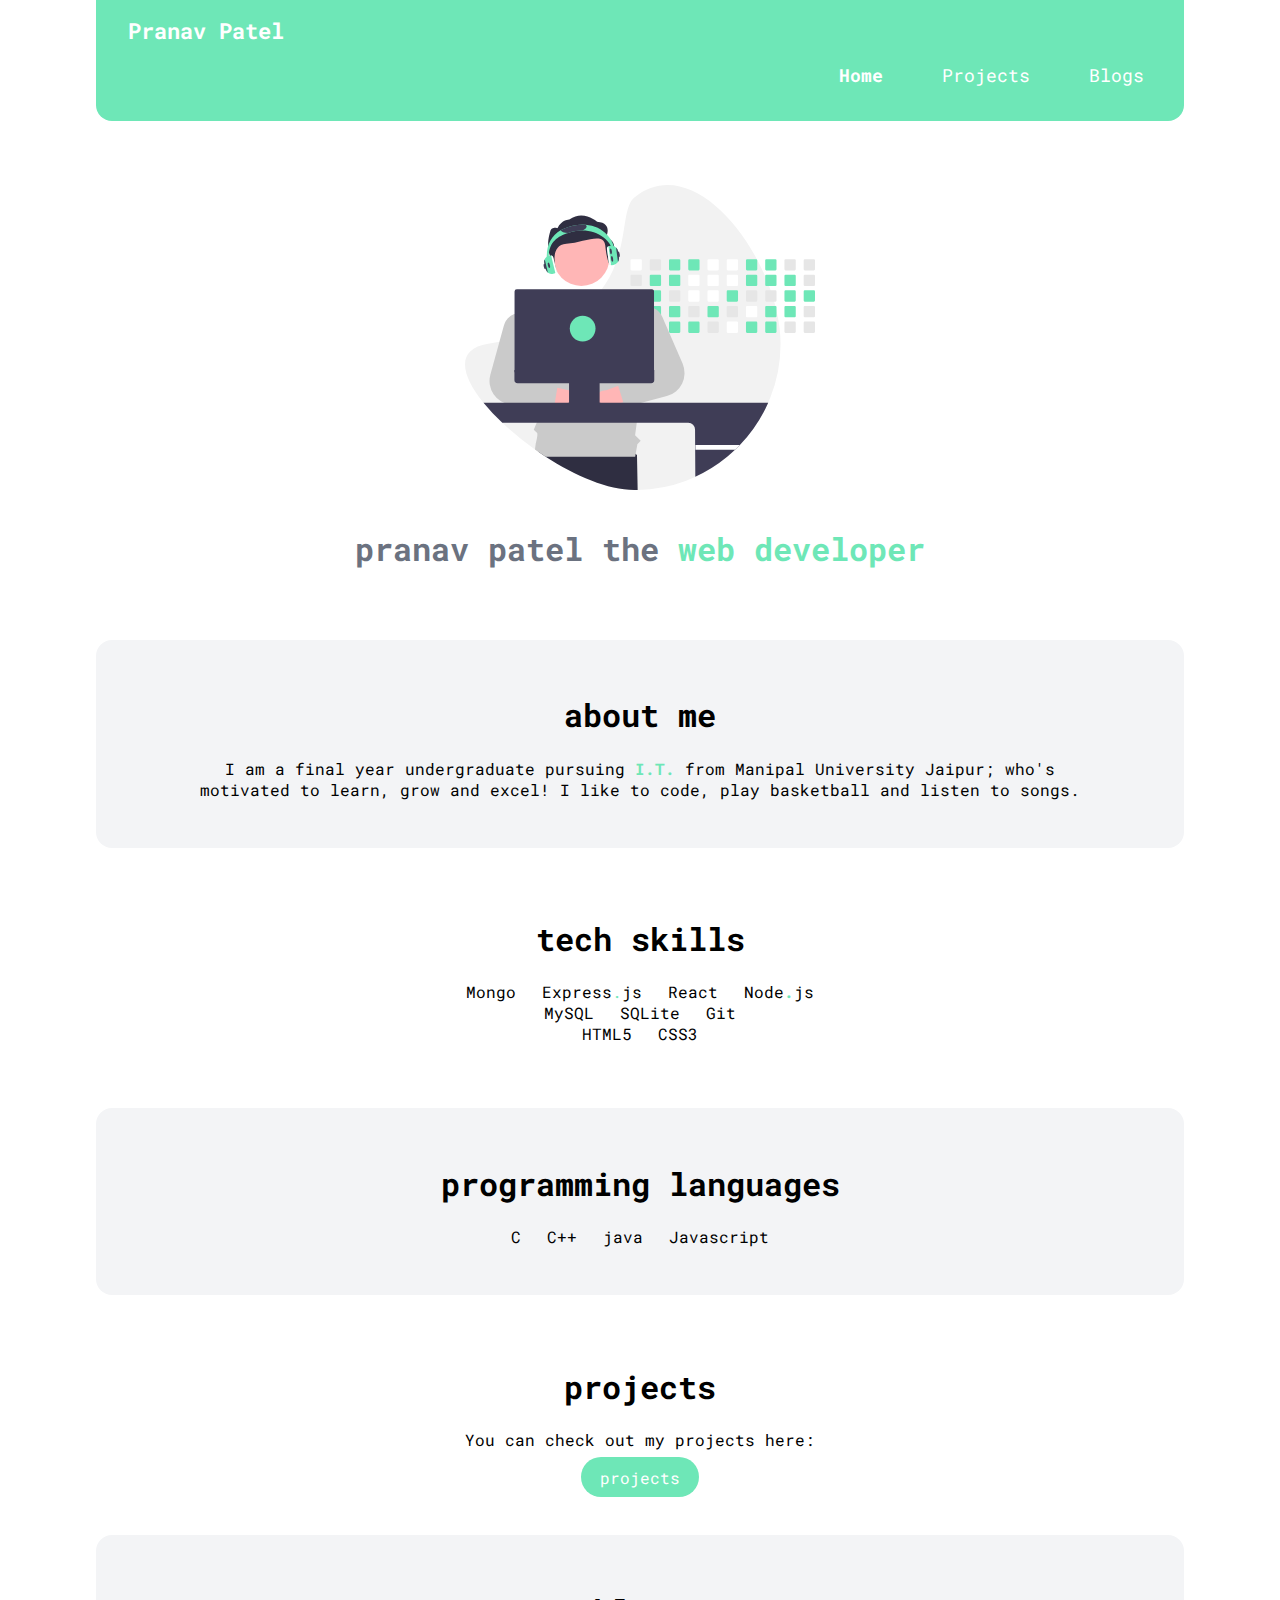
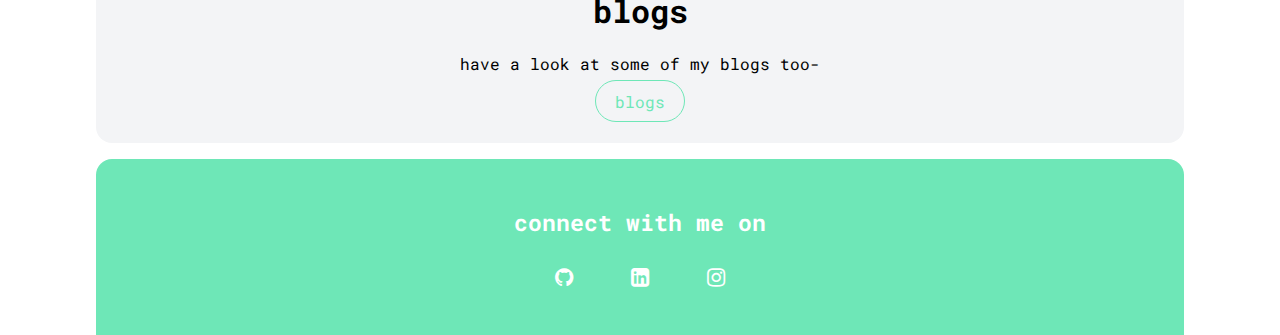
<file: index.html>
<!DOCTYPE html>
<html lang="en">

<head>
    <meta charset="UTF-8">
    <meta http-equiv="X-UA-Compatible" content="IE=edge">
    <meta name="viewport" content="width=device-width, initial-scale=1.0">
    <meta name="author" content="Pranav Patel">
    <meta name="description" content="My Portfolio">
    <link href="/styles/styles.css" rel="stylesheet" />
    <link rel="stylesheet" href="https://cdnjs.cloudflare.com/ajax/libs/font-awesome/4.7.0/css/font-awesome.min.css">
    <title>Pranav Patel | Home</title>
    <link rel="icon" type="image/png" href="/images/favicon-16x16.png" sizes="16x16" />

</head>

<body>
    <nav class="navigation container">
        <div class="nav-brand"><a class="link" href="/">Pranav Patel</a></div>
        <ul class="list-non-bullet nav-pills">
            <li class="list-item-inline">
                <a class="link link-active" href="/">Home</a>
                </li">
            <li class="list-item-inline">
                <a class="link" href="projects.html">Projects</a>
            </li>
            <li class="list-item-inline">
                <a class="link" href="blogs.html">Blogs</a>
            </li>
        </ul>
    </nav>

    <header class="hero">
        <img class="hero-img" src="/images/hero.svg" />
        <h1 class="hero-heading">pranav patel the <span class="heading-inverted"> web developer</span></h1>
    </header>

    <section class="section ow">
        <div class="container container-center">
            <h1>about me</h1>
            <p> I am a final year undergraduate pursuing <span
                    style="font-weight: bolder;" class="heading-inverted">I.T.</span> from Manipal University Jaipur;
                who's motivated to learn, grow and excel!
                I like to code, play basketball and listen to songs.
            </p>
        </div>
    </section>
    <section class="section">
        <div class="container container-center">
            <h1>tech skills</h1>
            <ul class="list-non-bullet">
                <li class="list-item-inline">Mongo</li>
                <li class="list-item-inline">Express<span class="heading-inverted">.</span>js</li>
                <li class="list-item-inline">React</li>
                <li class="list-item-inline">Node<span style="font-weight: bolder;" class="heading-inverted">.</span>js
                </li>

                <br>
                <li class="list-item-inline">MySQL</li>
                <li class="list-item-inline">SQLite</li>
                <li class="list-item-inline">Git</li>

                <br>
                <li class="list-item-inline">HTML5</li>
                <li class="list-item-inline">CSS3</li>

            </ul>
        </div>
    </section>
    <section class="section ow">
        <div class="container container-center">
            <h1>programming languages</h1>
            <ul class="list-non-bullet">
                <li class="list-item-inline">C</li>
                <li class="list-item-inline">C++</li>
                <li class="list-item-inline">java</li>
                <li class="list-item-inline">Javascript</li>
            </ul>
        </div>
    </section>
    <section class="section">
        <div class="container container-center">
            <h1>projects</h1>
            <p>You can check out my projects here:</p>
            <a  href="projects.html" class="link link-primary">projects</a>
        </div>
    </section>
    <section class="section ow">
        <div class="container container-center">
            <h1>blogs</h1>
            <p>have a look at some of my blogs too-</p>
            <a href="blogs.html" class="link link-secondary">blogs</a>
        </div>
    </section>

    <footer class="footer">
        <div class="footer-header">connect with me on</div>
        <ul class="social-links list-non-bullet">
            <li class="list-item-inline">
                <a class="link" href="https://github.com/pranavpatel08">
                    <i class="fa fa-github fa-lg" aria-hidden="true"></i>
                </a>
            </li>
            <li class="list-item-inline">
                <a class="link" href="https://www.linkedin.com/in/pranavpatel08/">
                    <i class="fa fa-linkedin-square fa-lg" aria-hidden="true"></i>
                </a>
            </li>
            <li class="list-item-inline">
                <a class="link" href="https://www.instagram.com/pra.nnavv/">
                    <i class="fa fa-instagram fa-lg" aria-hidden="true"></i>
                </a>
            </li>

        </ul>
    </footer>

</body>

</html>
</file>
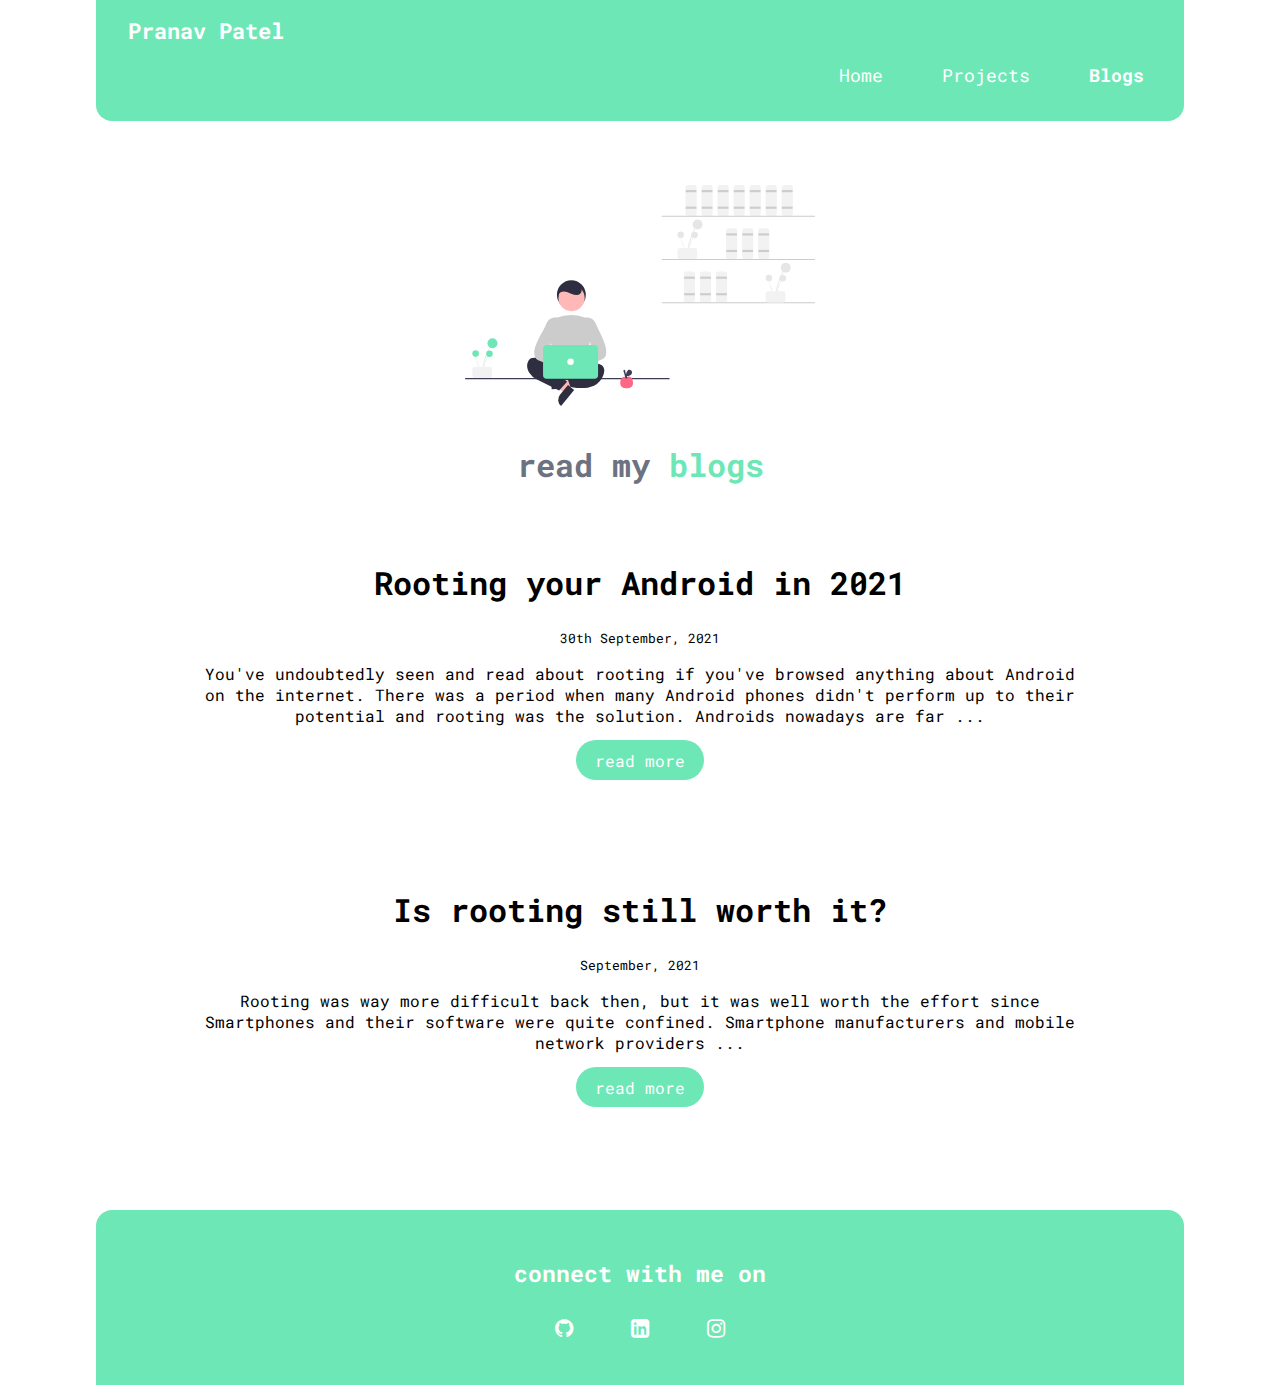
<file: blogs.html>
<!DOCTYPE html>
<html lang="en">

<head>
    <meta charset="UTF-8">
    <meta http-equiv="X-UA-Compatible" content="IE=edge">
    <meta name="viewport" content="width=device-width, initial-scale=1.0">
    <meta name="author" content="Pranav Patel">
    <meta name="description" content="My Portfolio">
    <link href="/styles/styles.css" rel="stylesheet" />
    <link rel="stylesheet" href="https://cdnjs.cloudflare.com/ajax/libs/font-awesome/4.7.0/css/font-awesome.min.css">
    <title>Pranav Patel | Blogs</title>
    <link rel="icon" type="image/png" href="/images/favicon-16x16.png" sizes="16x16" />

</head>

<body>
    <nav class="navigation container">
        <div class="nav-brand"><a class="link" href="/index.html">Pranav Patel</a></div>
        <ul class="list-non-bullet nav-pills">
            <li class="list-item-inline">
                <a class="link" href="/index.html">Home</a>
                </li">
            <li class="list-item-inline">
                <a class="link" href="/projects.html">Projects</a>
            </li>
            <li class="list-item-inline">
                <a class="link link-active" href="/blogs.html">Blogs</a>
            </li>
        </ul>
    </nav>
    <header class="hero">
        <img class="hero-img" src="/images/hero_freelancer.svg" />
        <h1 class="hero-heading">read my <span class="heading-inverted">blogs</span></h1>
    </header>


    <ul class="list-non-bullet">
        <li>
            <article class="showcase-blog container container-center">
                <h1>
                    Rooting your Android in 2021
                </h1>
                <small>30th September, 2021</small>
                <p style="margin-bottom: 1.5rem;">
                    You've undoubtedly seen and read about rooting if you've browsed anything about Android on the
                    internet. There was a period when many Android phones didn't perform up to their potential and
                    rooting was the solution. Androids nowadays are far ...
                </p>
                <a href="https://dev.to/pranavpatel/rooting-your-android-in-2021-a2b" class="link link-primary">read
                    more</a>
            </article>
        </li>
        <li>
            <article class="showcase-blog container container-center">
                <h1>
                    Is rooting still worth it?
                </h1>
                <small>September, 2021</small>
                <p style="margin-bottom: 1.5rem;">
                    Rooting was way more difficult back then, but it was well worth the effort since Smartphones and
                    their software were quite confined. Smartphone manufacturers and mobile network providers ...
                </p>
                <a href="https://dev.to/pranavpatel/rooting-your-android-in-2021-enp" class="link link-primary">read more</a>
            </article>
        </li>
    </ul>


    <footer class="footer">
        <div class="footer-header">connect with me on</div>
        <ul class="social-links list-non-bullet">
            <li class="list-item-inline">
                <a class="link" href="https://github.com/pranavpatel08">
                    <i class="fa fa-github fa-lg" aria-hidden="true"></i>
                </a>
            </li>
            <li class="list-item-inline">
                <a class="link" href="https://www.linkedin.com/in/pranavpatel08/">
                    <i class="fa fa-linkedin-square fa-lg" aria-hidden="true"></i>
                </a>
            </li>
            <li class="list-item-inline">
                <a class="link" href="https://www.instagram.com/pra.nnavv/">
                    <i class="fa fa-instagram fa-lg" aria-hidden="true"></i>
                </a>
            </li>

        </ul>
    </footer>

</body>

</html>
</file>
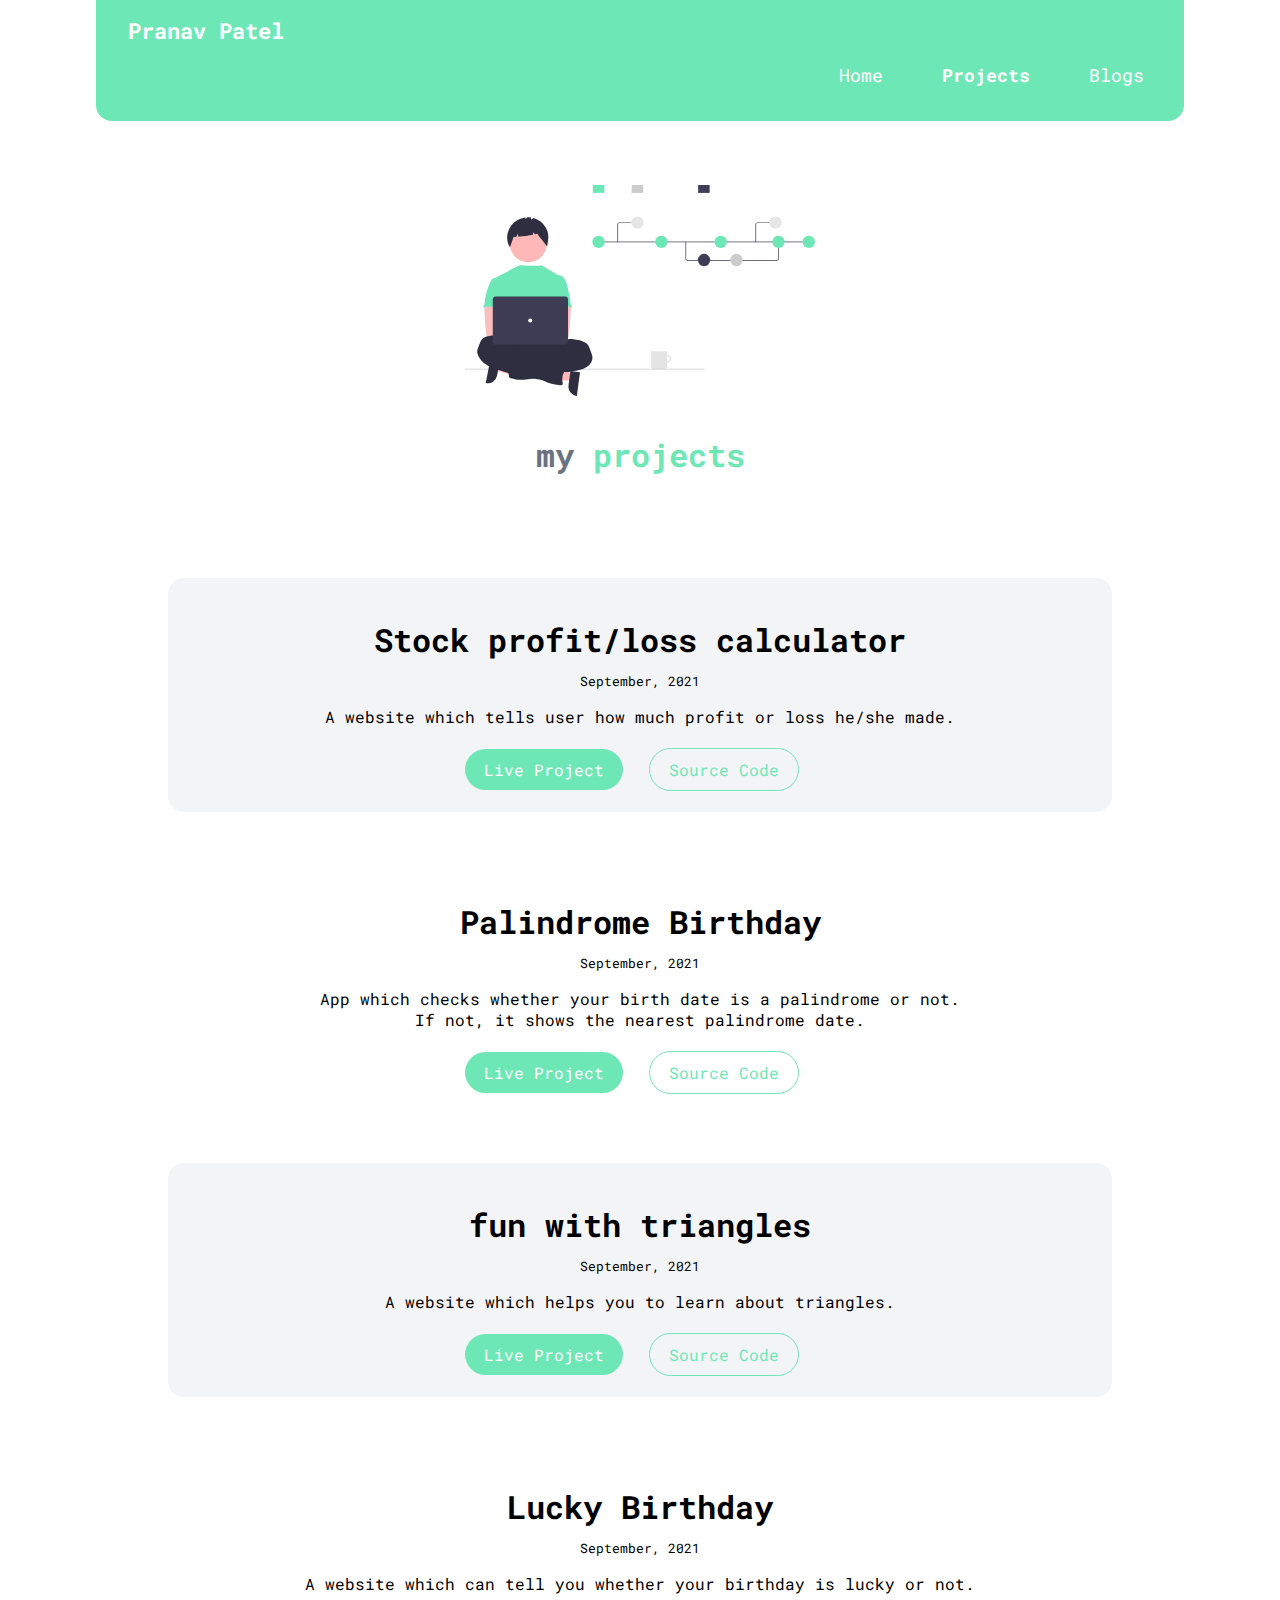
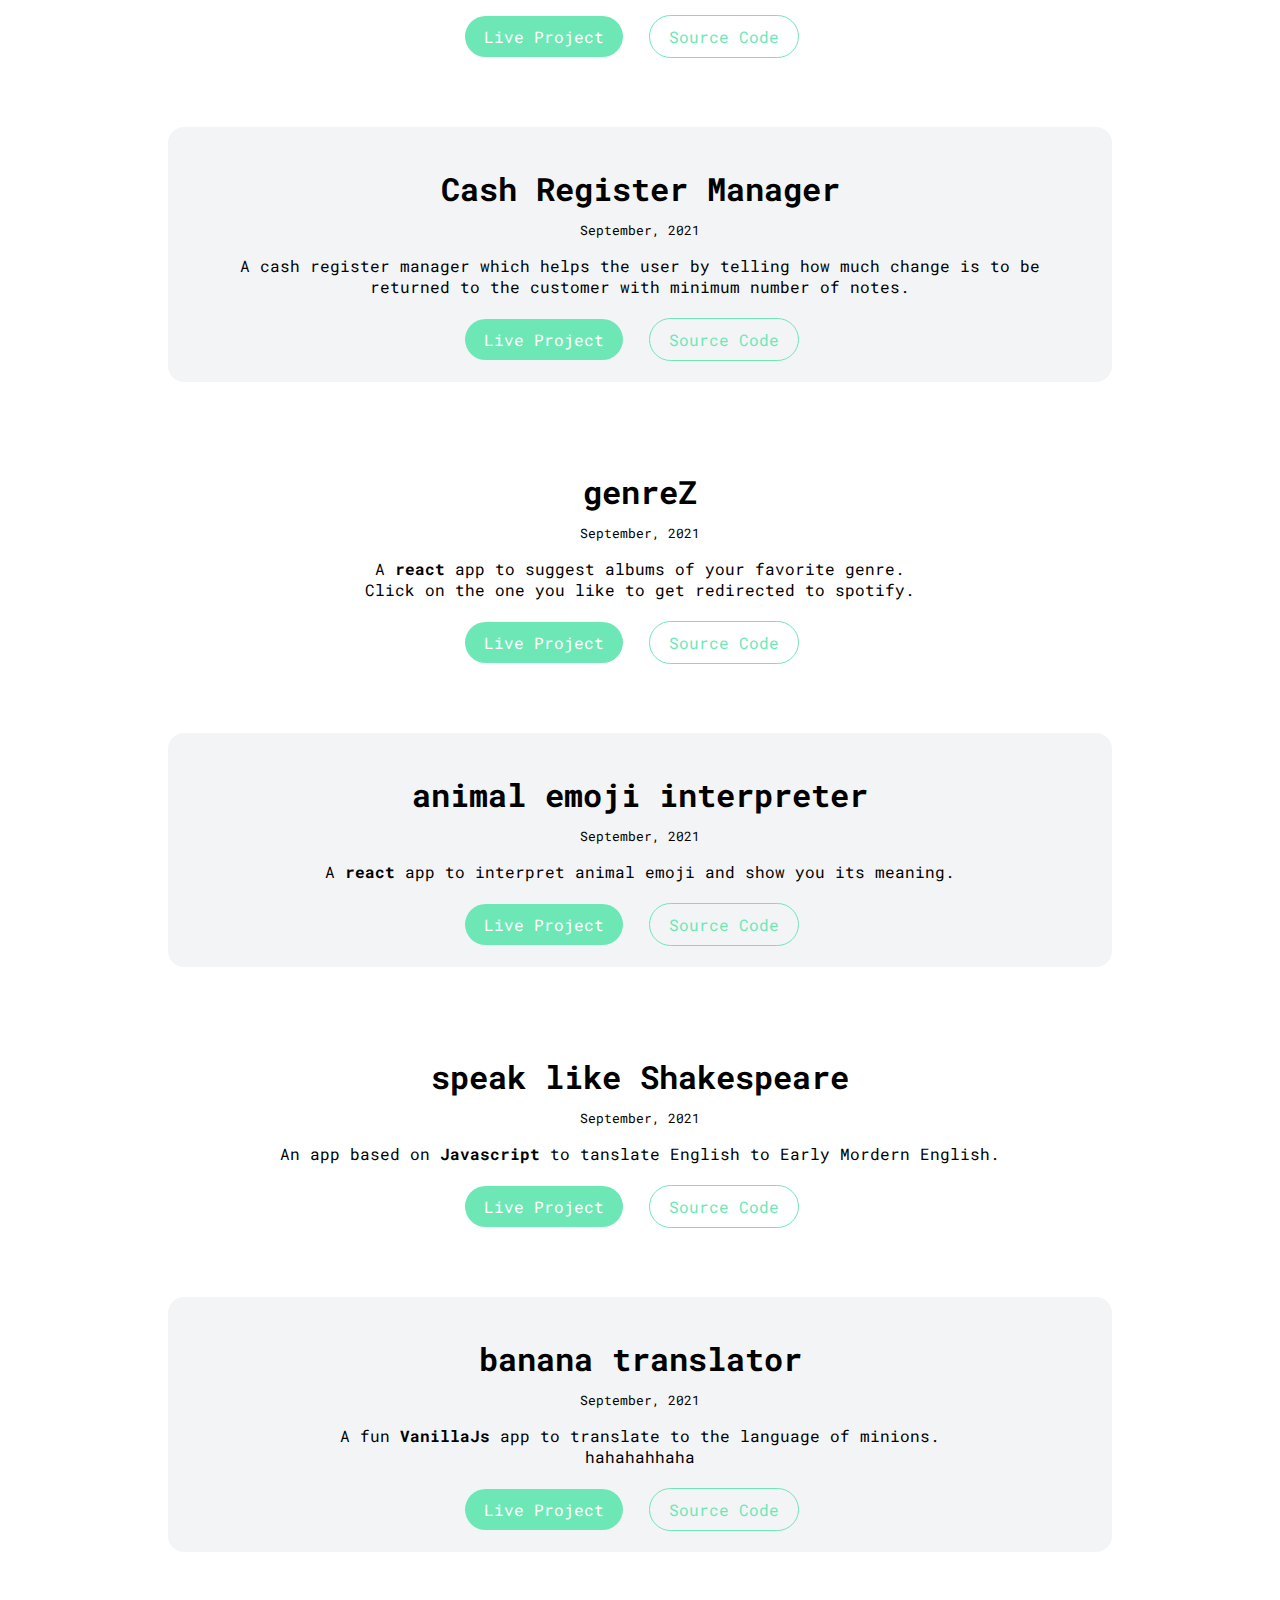
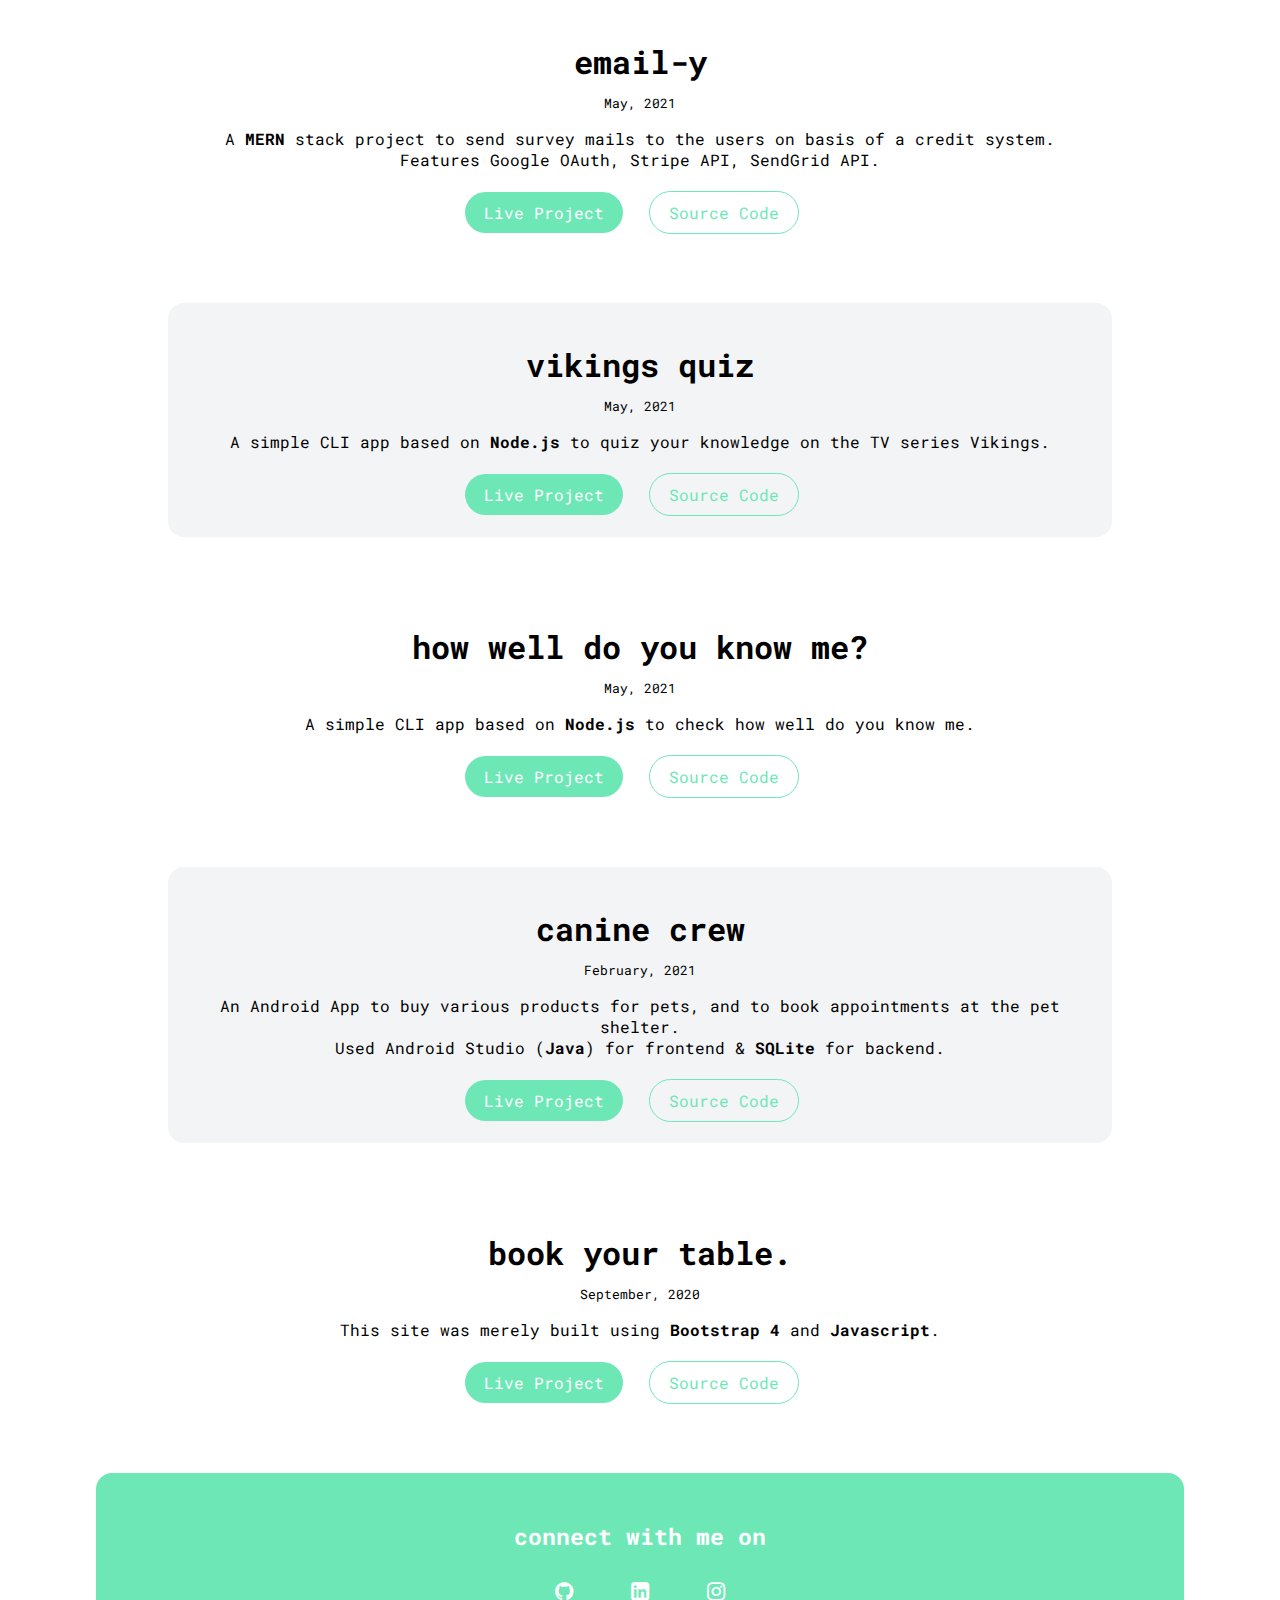
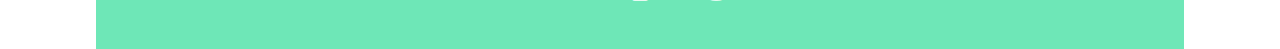
<file: projects.html>
<!DOCTYPE html>
<html lang="en">

<head>
    <meta charset="UTF-8">
    <meta http-equiv="X-UA-Compatible" content="IE=edge">
    <meta name="viewport" content="width=device-width, initial-scale=1.0">
    <meta name="author" content="Pranav Patel">
    <meta name="description" content="My Portfolio">
    <link href="/styles/styles.css" rel="stylesheet" />
    <link rel="stylesheet" href="https://cdnjs.cloudflare.com/ajax/libs/font-awesome/4.7.0/css/font-awesome.min.css">
    <title>Pranav Patel | Projects</title>
    <link rel="icon" type="image/png" href="/images/favicon-16x16.png" sizes="16x16" />

</head>

<body>
    <nav class="navigation container">
        <div class="nav-brand"><a class="link" href="/index.html">Pranav Patel</a></div>
        <ul class="list-non-bullet nav-pills">
            <li class="list-item-inline">
                <a class="link" href="/index.html">Home</a>
                </li">
            <li class="list-item-inline">
                <a class="link link-active" href="/projects.html">Projects</a>
            </li>
            <li class="list-item-inline">
                <a class="link" href="/blogs.html">Blogs</a>
            </li>
        </ul>
    </nav>

    <header class="hero">
        <img class="hero-img" src="/images/hero_version control.svg" />
        <h1 class="hero-heading">my <span class="heading-inverted"> projects</span></h1>
    </header>

    <ul class="list-non-bullet">
        <li>
            <article class="showcase-list container container-center ow">
                <h1>Stock profit/loss calculator</h1>
                <small>September, 2021</small>
                <p>
                    A website which tells user how much profit or loss he/she made.
                </p>
                <a href="https://stock-calc-profit-loss.netlify.app/" class="link link-primary">Live Project</a>
                <a href="https://github.com/pranavpatel08/stock-profit-loss" class="link link-secondary">Source
                    Code</a>
            </article>
        </li>
        <li>
            <article class="showcase-list container container-center">
                <h1>Palindrome Birthday</h1>
                <small>September, 2021</small>
                <p>
                    App which checks whether your birth date is a palindrome or not. <br> If not, it shows the nearest palindrome date.
                </p>
                <a href="https://palind-rome-bday.netlify.app/" class="link link-primary">Live Project</a>
                <a href="https://github.com/pranavpatel08/palindrome-birthday" class="link link-secondary">Source
                    Code</a>
            </article>
        </li>
        <li>
            <article class="showcase-list container container-center ow">
                <h1>fun with triangles</h1>
                <small>September, 2021</small>
                <p>
                    A website which helps you to learn about triangles.
                </p>
                <a href="https://fun-w-tri.netlify.app/" class="link link-primary">Live Project</a>
                <a href="https://github.com/pranavpatel08/fun-with-triangles" class="link link-secondary">Source
                    Code</a>
            </article>
        </li>
        <li>
            <article class="showcase-list container container-center">
                <h1>Lucky Birthday</h1>
                <small>September, 2021</small>
                <p>
                    A website which can tell you whether your birthday is lucky or not.
                </p>
                <a href="https://bday-luck.netlify.app/" class="link link-primary">Live Project</a>
                <a href="https://github.com/pranavpatel08/lucky-birthday" class="link link-secondary">Source
                    Code</a>
            </article>
        </li>
        <li>
            <article class="showcase-list container container-center ow">
                <h1>Cash Register Manager</h1>
                <small>September, 2021</small>
                <p>
                    A cash register manager which helps the user by telling how much change is to be returned to the
                    customer with minimum number of notes.
                </p>
                <a href="https://cashrregistermanager.netlify.app//" class="link link-primary">Live Project</a>
                <a href="https://github.com/pranavpatel08/cash-regiter-manager" class="link link-secondary">Source
                    Code</a>
            </article>
        </li>
        <li>
            <article class="showcase-list container container-center">
                <h1>genreZ</h1>
                <small>September, 2021</small>
                <p>
                    A <strong>react</strong> app to suggest albums of your favorite genre.<br>
                    Click on the one you like to get redirected to spotify.
                </p>
                <a href="https://6vehr.csb.app/" class="link link-primary">Live Project</a>
                <a href="https://github.com/pranavpatel08/genreZ-album-suggestions" class="link link-secondary">Source
                    Code</a>
            </article>
        </li>
        <li>
            <article class="showcase-list container container-center ow">
                <h1>animal emoji interpreter</h1>
                <small>September, 2021</small>
                <p>
                    A <strong>react</strong> app to interpret animal emoji and show you its meaning.
                </p>
                <a href="https://p4b33.csb.app/" class="link link-primary">Live Project</a>
                <a href="https://github.com/pranavpatel08/animal-emoji-interpreter" class="link link-secondary">Source
                    Code</a>
            </article>

        </li>
        <li>
            <article class="showcase-list container container-center">
                <h1>speak like Shakespeare</h1>
                <small>September, 2021</small>
                <p>
                    An app based on <strong>Javascript</strong> to tanslate English to Early Mordern English.
                </p>
                <a href="https://shakepeare-translator.netlify.app/" class="link link-primary">Live Project</a>
                <a href="https://github.com/pranavpatel08/neog-Translator/tree/Shakespeare-translator"
                    class="link link-secondary">Source Code</a>
            </article>

        </li>
        <li>
            <article class="showcase-list container container-center ow">
                <h1>banana translator</h1>
                <small>September, 2021</small>
                <p>
                    A fun <strong>VanillaJs</strong> app to translate to the language of minions.
                    <br>hahahahhaha
                </p>
                <a href="https://banana-hahaha.netlify.app/" class="link link-primary">Live Project</a>
                <a href="https://github.com/pranavpatel08/neog-Translator" class="link link-secondary">Source Code</a>
            </article>

        </li>
        <li>
            <article class="showcase-list container container-center">
                <h1>email-y</h1>
                <small>May, 2021</small>
                <p>
                    A <strong>MERN</strong> stack project to send survey mails to the users on basis of a credit
                    system.<br>
                    Features Google OAuth, Stripe API, SendGrid API.
                </p>
                <a href="https://email-y.herokuapp.com/" class="link link-primary">Live Project</a>
                <a href="https://github.com/pranavpatel08/Emaily" class="link link-secondary">Source Code</a>
            </article>

        </li>
        <li>
            <article class="showcase-list container container-center ow">
                <h1>vikings quiz</h1>
                <small>May, 2021</small>
                <p>
                    A simple CLI app based on <strong>Node.js</strong> to quiz your knowledge on the TV series Vikings.
                </p>

                <a href="https://replit.com/@PranavPatel12/mrk2?embed=true#index.js" class="link link-primary">Live
                    Project</a>
                <a href="https://github.com/pranavpatel08/Neog-mark2" class="link link-secondary">Source Code</a>
            </article>

        </li>
        <li>
            <article class="showcase-list container container-center">
                <h1>how well do you know me?</h1>
                <small>May, 2021</small>
                <p>
                    A simple CLI app based on <strong>Node.js</strong> to check how well do you know me.
                </p>
                <a href="https://replit.com/@PranavPatel12/mrk1?embed=true#index.js" class="link link-primary">Live
                    Project</a>
                <a href="https://github.com/pranavpatel08/Neog-mark1" class="link link-secondary">Source Code</a>
            </article>

        </li>
        <li>
            <article class="showcase-list container container-center ow">
                <h1>canine crew</h1>
                <small>February, 2021</small>
                <p>
                    An Android App to buy various products for pets, and to book appointments at the pet shelter.
                    <br>Used Android Studio (<strong>Java</strong>) for frontend & <strong>SQLite</strong> for backend.
                </p>
                <a href="#" style="pointer-events: none;" class="link link-primary">Live Project</a>
                <a href="https://github.com/manan18sin/ANIMAL-_caninecrew" class="link link-secondary">Source Code</a>
            </article>

        </li>

        <li>
            <article class="showcase-list container container-center">
                <h1>book your table.</h1>
                <small>September, 2020</small>
                <p>
                    This site was merely built using <strong>Bootstrap 4</strong> and <strong>Javascript</strong>.
                </p>
                <a href="https://rest-o-rent.netlify.app/" class="link link-primary">Live
                    Project</a>
                <a href="https://github.com/pranavpatel08/rest-0-rent" class="link link-secondary">Source Code</a>
            </article>

        </li>

    </ul>


    <footer class="footer">
        <div class="footer-header">connect with me on</div>
        <ul class="social-links list-non-bullet">
            <li class="list-item-inline">
                <a class="link" href="https://github.com/pranavpatel08">
                    <i class="fa fa-github fa-lg" aria-hidden="true"></i>
                </a>
            </li>
            <li class="list-item-inline">
                <a class="link" href="https://www.linkedin.com/in/pranavpatel08/">
                    <i class="fa fa-linkedin-square fa-lg" aria-hidden="true"></i>
                </a>
            </li>
            <li class="list-item-inline">
                <a class="link" href="https://www.instagram.com/pra.nnavv/">
                    <i class="fa fa-instagram fa-lg" aria-hidden="true"></i>
                </a>
            </li>

        </ul>
    </footer>

</body>

</html>
</file>
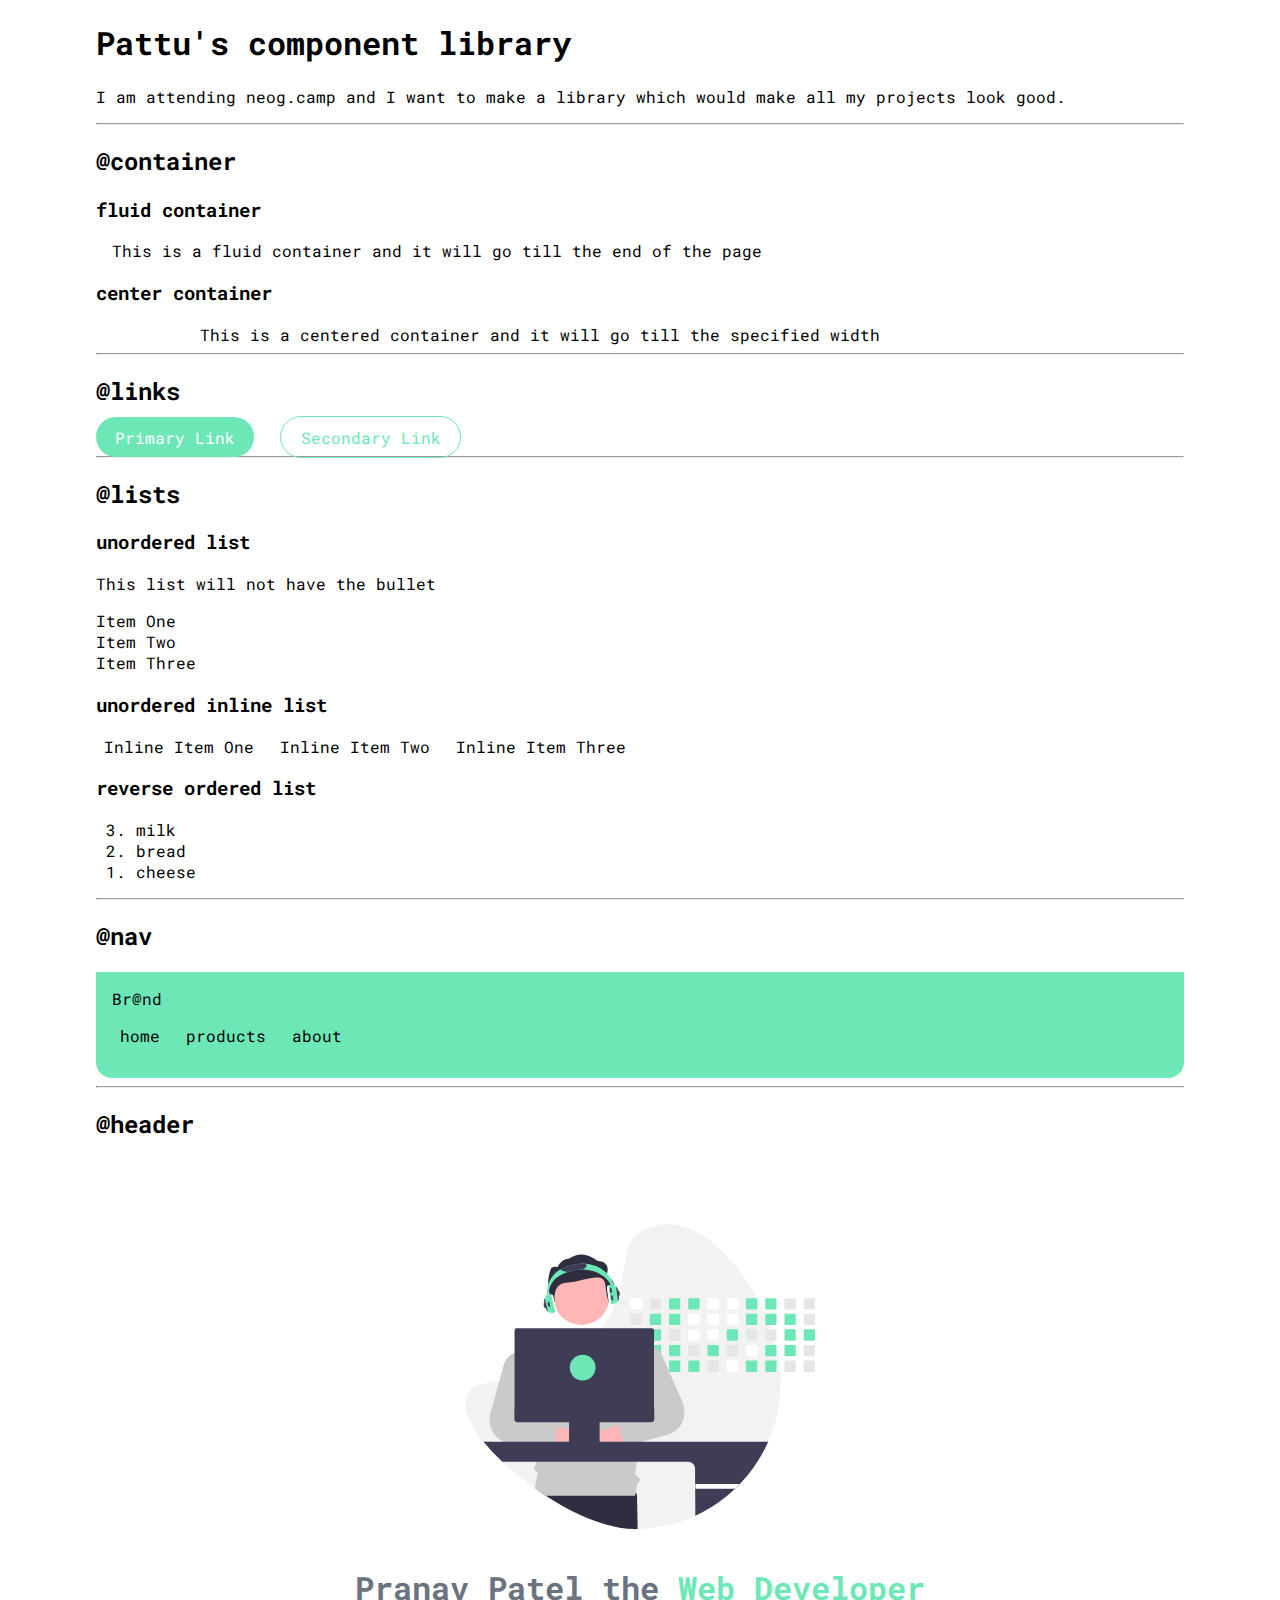
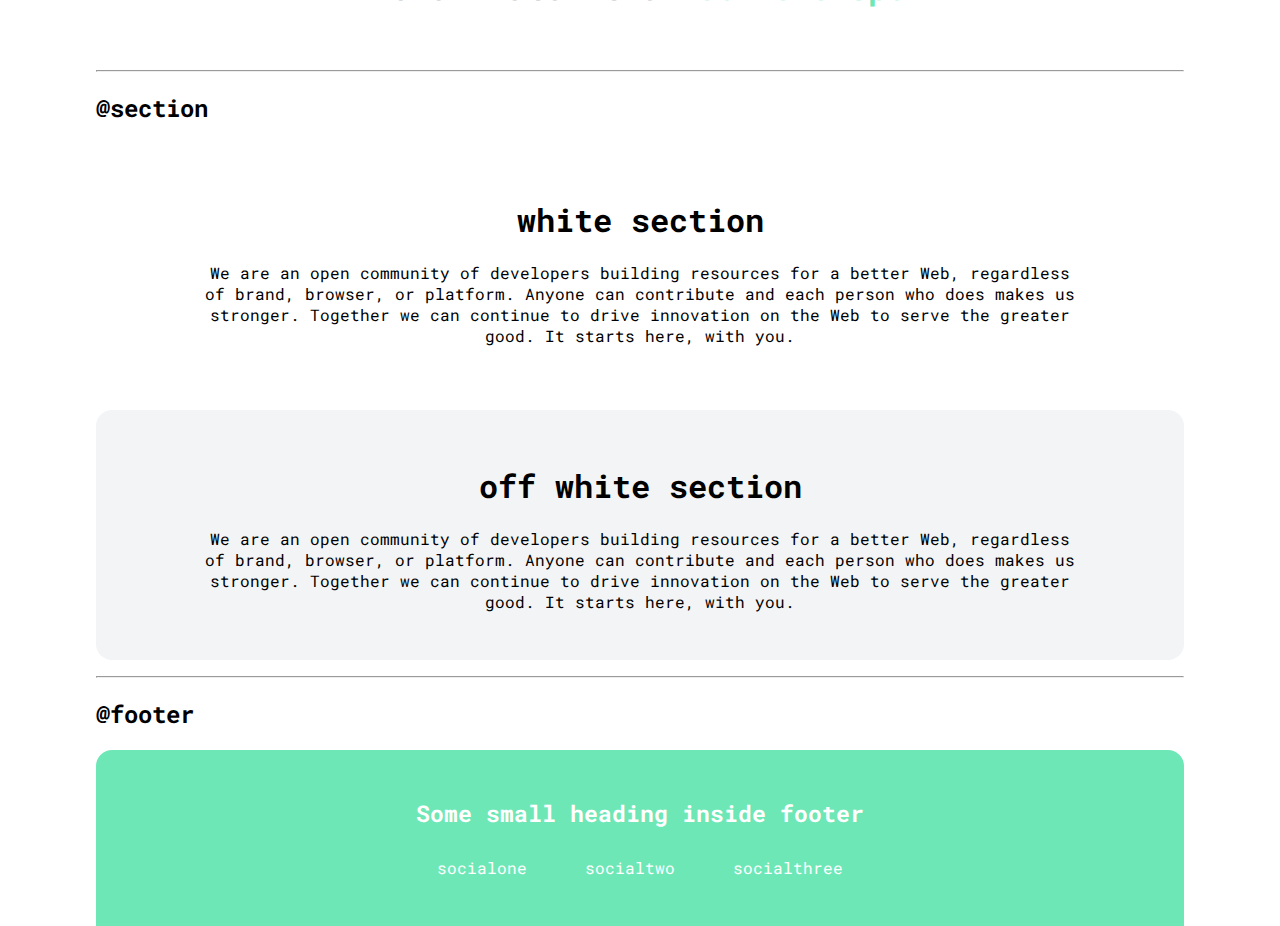
<file: lib/components.html>
<!DOCTYPE html>
<html lang="en">
<head>
    <meta charset="UTF-8">
    <meta http-equiv="X-UA-Compatible" content="IE=edge">
    <meta name="viewport" content="width=device-width, initial-scale=1.0">
    <link href="/styles/styles.css" rel="stylesheet"/>
    <title>Component Library</title>
    <link rel="icon" type="image/png" href="/images/favicon-16x16.png" sizes="16x16" />
</head>
<body>
    <h1>Pattu's component library</h1> 
    <p>I am attending neog.camp and I want to make a library which would make all my projects look good.
    </p>

    <hr>

    <h2>@container</h2>

    <h3>fluid container</h3>
    <div class="container">This is a fluid container and it will go till the end of the page</div>

    <h3>center container</h3>
    <div class="container container-center">This is a centered container and it will go till the specified width</div>

    <hr>

    <h2>@links</h2>

    <a class="link link-primary" href="/">Primary Link</a>
    <a class="link link-secondary" href="/">Secondary Link</a>

    <hr>

    <h2>@lists</h2>

    <h3>unordered list</h3>
    <p> This list will not have the bullet</p>

    <ul class="list-non-bullet">
        <li>Item One</li>
        <li>Item Two</li>
        <li>Item Three</li>

    </ul>

    <h3> unordered inline list</h3>

    <ul class="list-non-bullet">
        <li class="list-item-inline">Inline Item One</li>
        <li class="list-item-inline">Inline Item Two</li>
        <li class="list-item-inline">Inline Item Three</li>
    </ul>

    <h3> reverse ordered list</h3>

    <ol reversed>
        <li>milk</li>
        <li>bread</li>
        <li>cheese</li>
    </ol>

    <hr />

    <h2>@nav</h2>
    <nav class="navigation">
        <div>Br@nd</div>
        <ul class="list-non-bullet">
            <li class="list-item-inline">home</li">
            <li class="list-item-inline">products</li>
            <li class="list-item-inline">about</li>
        </ul>
    </nav>

    <hr>

    <h2>@header</h2>

    <header class="hero">
        <img class="hero-img" src="/images/hero.svg" />
        <h1 class="hero-heading">Pranav Patel the <span class="heading-inverted"> Web Developer</span></h1>
    </header>

    <hr>
    <h2>@section</h2>
    <section class="section">
        <div class="container container-center">
            <h1>white section</h1>
            <p>We are an open community of developers building resources for a better Web, regardless of brand, browser,
                or platform. Anyone can contribute and each person who does makes us stronger. Together we can continue
                to drive innovation on the Web to serve the greater good. It starts here, with you.</p>
        </div>

    </section>

    <section class="section ow">
        <div class="container container-center">
            <h1>off white section</h1>
            <p>We are an open community of developers building resources for a better Web, regardless of brand, browser,
                or platform. Anyone can contribute and each person who does makes us stronger. Together we can continue
                to drive innovation on the Web to serve the greater good. It starts here, with you.</p>
        </div>

    </section>

    <hr>

    <h2>@footer</h2>

    <footer class="footer">
        <div class="footer-header">Some small heading inside footer</div>
        <ul class="social-links list-non-bullet">
            <li class="list-item-inline">
                <a class="link" href="/">
                    socialone
                </a>
            </li>
            <li class="list-item-inline">
                <a class="link" href="/">
                    socialtwo
                </a>
            </li>
            <li class="list-item-inline">
                <a class="link" href="/">
                    socialthree
                </a>
            </li>
            
        </ul>
    </footer>

    </div>
</body>
</html>
</file>
<file: styles/styles.css>
@import url('https://fonts.googleapis.com/css2?family=Roboto+Mono&display=swap');

:root {
    --primary-color: #6EE7B7;
    --off-white: #f3f4f6;
    --dark-gray: #6b7280;
  }
  
  body {
    font-family: 'Roboto Mono', monospace;
    margin: 0px auto;
    width: 100%;
    max-width: 85%;
  }
  
  /** container **/
  .container {
    padding: 0rem 1rem;
  }
  
  .container-center {
    max-width: 880px;
    margin: auto;
    width: 100%;
  }
  
  /** links **/
  .link {
    box-sizing: border-box;
    text-decoration: none;
    padding: 0.5rem 1rem;
  }
  
  .link-primary {
    background-color: var(--primary-color);
    border-radius: 2rem;
    color: white;
    max-width: 140px;
    padding: 0.6rem 1.2rem;
    margin: 1rem auto;
  }

  .link-secondary {
    color: var(--primary-color);
    border-radius: 2rem;
    border: 1px solid var(--primary-color);
    max-width: 140px;
    margin: 1rem;
    padding: 0.6rem 1.2rem;
  }
    
  /** lists **/
  
  .list-non-bullet {
    list-style: none;
    padding-inline-start: 0px;
  }
  
  .list-item-inline {
    display: inline;
    padding: 0rem 0.5rem;
    /* padding-left: 1.25rem; */
  }
  
  /** navigation **/
  
  .navigation {
    background: var(--primary-color);
    padding: 1rem;
    border-bottom-left-radius: 1rem;
    border-bottom-right-radius: 1rem;
  }
  
  .navigation .nav-brand {
    font-weight: bold;
    font-size: 1.4rem;
  }

  .nav-brand a {
    text-decoration: none;
    color: inherit;
  }
  
  .navigation .nav-pills {
    font-size: large;
    text-align: right;
    
  }
  
  .navigation .link {
    color: white;
  }
  
  .navigation .link-active {
    font-weight:bolder;
  }
  
  /** header **/
  .hero {
    padding: 2rem;
    padding-top: 4rem;
  }
  
  .hero .hero-img {
    max-width: 80%;
    width: 350px;
    display: block;
    margin: auto;
  }
  
  .hero .hero-heading {
    text-align: center;
    padding-top: 1rem;
    color: var(--dark-gray);
  }
  
.heading-inverted {
    color: var(--primary-color);
  }
  
  /** sections **/
  
  .section {
    padding: 2rem;
    margin: 1rem 0;
    border-radius: 1rem;
    text-align: center;
  }
  
  .ow {
    background-color: var(--off-white);
  }
  
  /** footers **/
  
  .footer {
    background-color: var(--primary-color);
    padding: 2rem 1rem;
    text-align: center;
    color: white;
    border-top-right-radius: 1rem;
    border-top-left-radius: 1rem;
  }
  
  .footer .link {
    color: white;
  }
  
  .footer .footer-header {
    padding: 1rem 0rem 0.8rem 0rem;
    font-weight: bold;
    font-size: 23px;
  }
  
  .footer ul {
    padding-inline-start: 0px;
  }
  
  /** projects **/
  .showcase-list {
    padding: 2rem;
    border-radius: 1rem;
    text-align: center;
    margin: 3rem auto;
  }

  .showcase-list h1{
    margin: 0.5rem;
  }
  .showcase-list p{
    padding-bottom: 1rem;
  }

  /** blogs **/
  .showcase-blog {
    padding-bottom: 6rem;
    text-align: center;
  }

  
  @media (max-width: 900px) {
    body {
      max-width: 95%;
      width: 100%;
    }
  
    .list-item-inline {
      display: inline;
      padding: 0rem;
    }
  
    .container-center {
      width: auto;
    }
  
    .link-primary {
      display: block;
    }
  }
</file>
